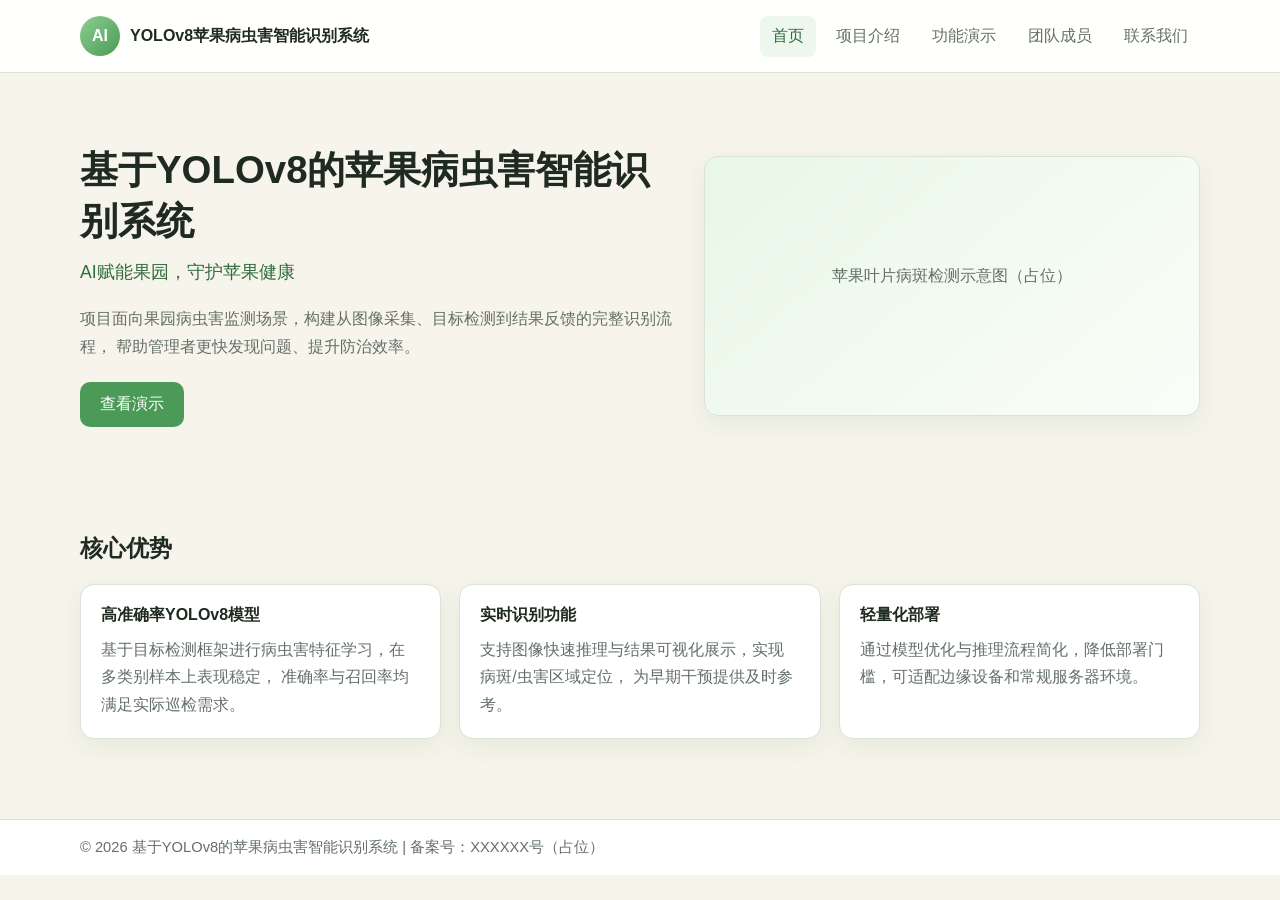
<file: index.html>
<!doctype html>
<html lang="zh-CN">
  <head>
    <meta charset="UTF-8" />
    <meta name="viewport" content="width=device-width, initial-scale=1.0" />
    <title>基于YOLOv8的苹果病虫害智能识别系统 - 首页</title>
    <link rel="stylesheet" href="css/style.css" />
  </head>
  <body>
    <!-- 页面说明：项目展示网站首页 -->
    <header class="site-header">
      <div class="container navbar">
        <div class="brand">
          <div class="logo">AI</div>
          <h1>YOLOv8苹果病虫害智能识别系统</h1>
        </div>
        <button class="nav-toggle" aria-label="切换导航">☰</button>
        <ul class="nav-menu">
          <li><a href="index.html">首页</a></li>
          <li><a href="intro.html">项目介绍</a></li>
          <li><a href="demo.html">功能演示</a></li>
          <li><a href="team.html">团队成员</a></li>
          <li><a href="contact.html">联系我们</a></li>
        </ul>
      </div>
    </header>

    <main>
      <section class="hero">
        <div class="container hero-grid">
          <div>
            <h2>基于YOLOv8的苹果病虫害智能识别系统</h2>
            <p class="tagline">AI赋能果园，守护苹果健康</p>
            <p>
              项目面向果园病虫害监测场景，构建从图像采集、目标检测到结果反馈的完整识别流程，
              帮助管理者更快发现问题、提升防治效率。
            </p>
            <a class="btn" href="demo.html">查看演示</a>
          </div>
          <div class="hero-visual panel">
            <p>苹果叶片病斑检测示意图（占位）</p>
          </div>
        </div>
      </section>

      <section class="section">
        <div class="container">
          <h3>核心优势</h3>
          <div class="cards">
            <article class="card">
              <h4>高准确率YOLOv8模型</h4>
              <p>
                基于目标检测框架进行病虫害特征学习，在多类别样本上表现稳定，
                准确率与召回率均满足实际巡检需求。
              </p>
            </article>
            <article class="card">
              <h4>实时识别功能</h4>
              <p>
                支持图像快速推理与结果可视化展示，实现病斑/虫害区域定位，
                为早期干预提供及时参考。
              </p>
            </article>
            <article class="card">
              <h4>轻量化部署</h4>
              <p>
                通过模型优化与推理流程简化，降低部署门槛，可适配边缘设备和常规服务器环境。
              </p>
            </article>
          </div>
        </div>
      </section>
    </main>

    <footer class="footer">
      <div class="container">
        © 2026 基于YOLOv8的苹果病虫害智能识别系统 | 备案号：XXXXXX号（占位）
      </div>
    </footer>

    <script src="js/main.js"></script>
  </body>
</html>
</file>
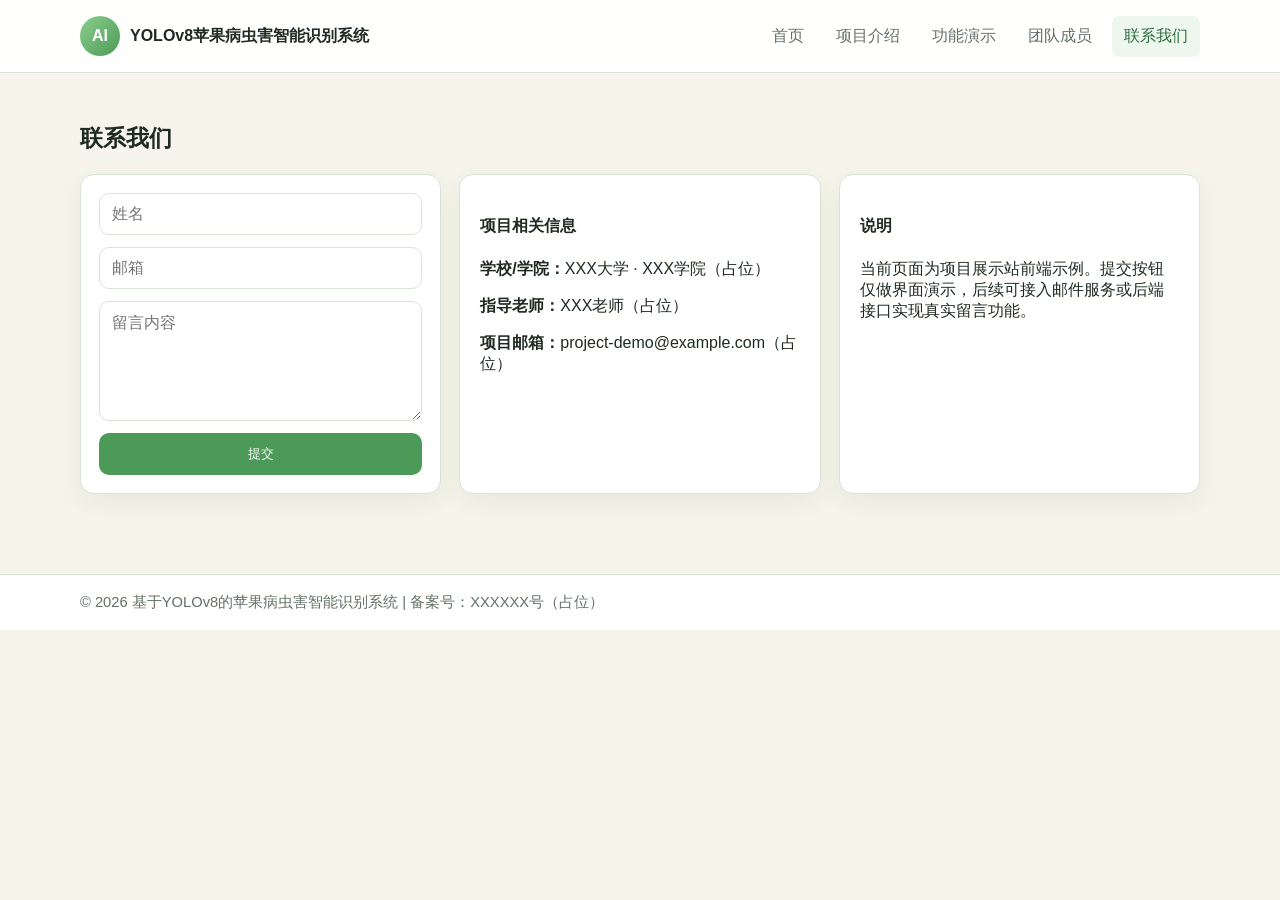
<file: contact.html>
<!doctype html>
<html lang="zh-CN">
  <head>
    <meta charset="UTF-8" />
    <meta name="viewport" content="width=device-width, initial-scale=1.0" />
    <title>联系我们 - YOLOv8苹果病虫害智能识别系统</title>
    <link rel="stylesheet" href="css/style.css" />
  </head>
  <body>
    <!-- 页面说明：联系表单与项目信息 -->
    <header class="site-header">
      <div class="container navbar">
        <div class="brand">
          <div class="logo">AI</div>
          <h1>YOLOv8苹果病虫害智能识别系统</h1>
        </div>
        <button class="nav-toggle" aria-label="切换导航">☰</button>
        <ul class="nav-menu">
          <li><a href="index.html">首页</a></li>
          <li><a href="intro.html">项目介绍</a></li>
          <li><a href="demo.html">功能演示</a></li>
          <li><a href="team.html">团队成员</a></li>
          <li><a href="contact.html">联系我们</a></li>
        </ul>
      </div>
    </header>

    <main class="section">
      <div class="container">
        <h3>联系我们</h3>
        <div class="cards">
          <div class="contact-box" style="padding: 18px">
            <form>
              <input type="text" placeholder="姓名" required />
              <input type="email" placeholder="邮箱" required />
              <textarea placeholder="留言内容" required></textarea>
              <button type="submit" class="btn">提交</button>
            </form>
          </div>
          <div class="contact-box" style="padding: 20px">
            <h4>项目相关信息</h4>
            <p><strong>学校/学院：</strong>XXX大学 · XXX学院（占位）</p>
            <p><strong>指导老师：</strong>XXX老师（占位）</p>
            <p><strong>项目邮箱：</strong>project-demo@example.com（占位）</p>
          </div>
          <div class="contact-box" style="padding: 20px">
            <h4>说明</h4>
            <p>
              当前页面为项目展示站前端示例。提交按钮仅做界面演示，后续可接入邮件服务或后端接口实现真实留言功能。
            </p>
          </div>
        </div>
      </div>
    </main>

    <footer class="footer">
      <div class="container">
        © 2026 基于YOLOv8的苹果病虫害智能识别系统 | 备案号：XXXXXX号（占位）
      </div>
    </footer>

    <script src="js/main.js"></script>
  </body>
</html>
</file>
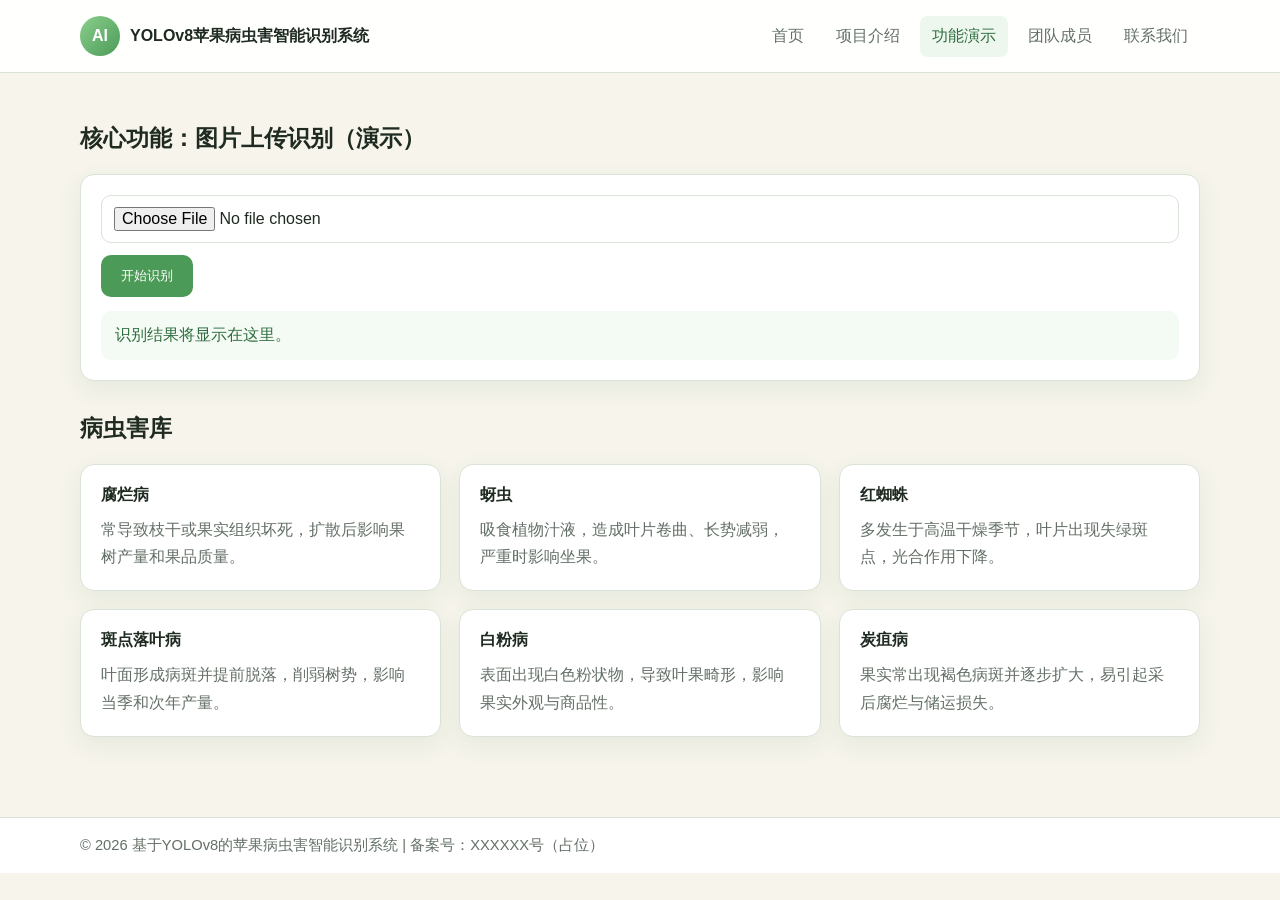
<file: demo.html>
<!doctype html>
<html lang="zh-CN">
  <head>
    <meta charset="UTF-8" />
    <meta name="viewport" content="width=device-width, initial-scale=1.0" />
    <title>功能演示 - YOLOv8苹果病虫害智能识别系统</title>
    <link rel="stylesheet" href="css/style.css" />
  </head>
  <body>
    <!-- 页面说明：上传识别交互 + 病虫害库展示 -->
    <header class="site-header">
      <div class="container navbar">
        <div class="brand">
          <div class="logo">AI</div>
          <h1>YOLOv8苹果病虫害智能识别系统</h1>
        </div>
        <button class="nav-toggle" aria-label="切换导航">☰</button>
        <ul class="nav-menu">
          <li><a href="index.html">首页</a></li>
          <li><a href="intro.html">项目介绍</a></li>
          <li><a href="demo.html">功能演示</a></li>
          <li><a href="team.html">团队成员</a></li>
          <li><a href="contact.html">联系我们</a></li>
        </ul>
      </div>
    </header>

    <main class="section">
      <div class="container">
        <h3>核心功能：图片上传识别（演示）</h3>
        <div class="upload-box panel">
          <input id="imageUpload" type="file" accept="image/*" />
          <button id="identifyBtn" class="btn" style="margin-top: 12px">开始识别</button>
          <div id="result" class="result">识别结果将显示在这里。</div>
        </div>

        <h3 style="margin-top: 32px">病虫害库</h3>
        <div class="cards">
          <article class="card">
            <h4>腐烂病</h4>
            <p>常导致枝干或果实组织坏死，扩散后影响果树产量和果品质量。</p>
          </article>
          <article class="card">
            <h4>蚜虫</h4>
            <p>吸食植物汁液，造成叶片卷曲、长势减弱，严重时影响坐果。</p>
          </article>
          <article class="card">
            <h4>红蜘蛛</h4>
            <p>多发生于高温干燥季节，叶片出现失绿斑点，光合作用下降。</p>
          </article>
          <article class="card">
            <h4>斑点落叶病</h4>
            <p>叶面形成病斑并提前脱落，削弱树势，影响当季和次年产量。</p>
          </article>
          <article class="card">
            <h4>白粉病</h4>
            <p>表面出现白色粉状物，导致叶果畸形，影响果实外观与商品性。</p>
          </article>
          <article class="card">
            <h4>炭疽病</h4>
            <p>果实常出现褐色病斑并逐步扩大，易引起采后腐烂与储运损失。</p>
          </article>
        </div>
      </div>
    </main>

    <footer class="footer">
      <div class="container">
        © 2026 基于YOLOv8的苹果病虫害智能识别系统 | 备案号：XXXXXX号（占位）
      </div>
    </footer>

    <script src="js/main.js"></script>
    <script src="js/demo.js"></script>
  </body>
</html>
</file>
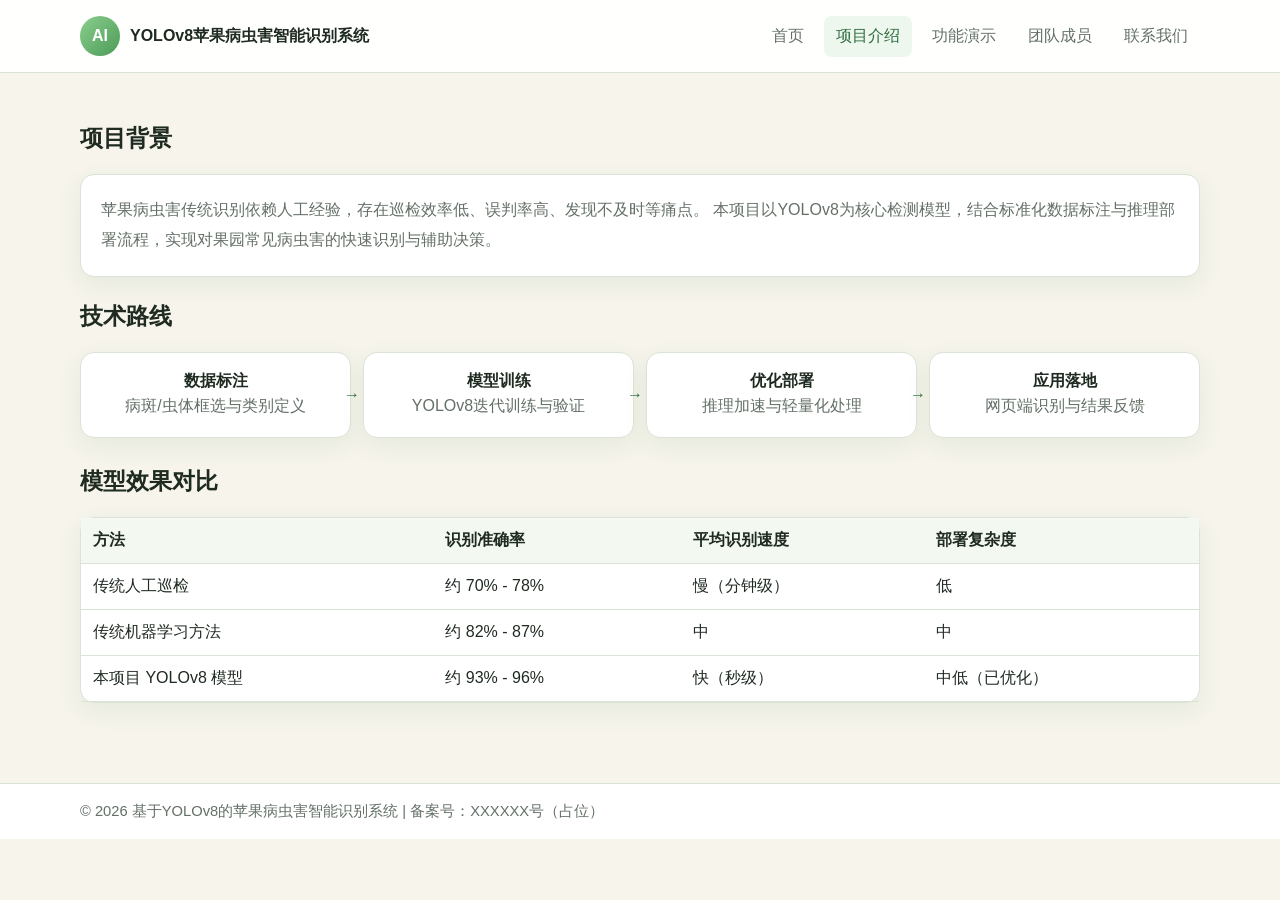
<file: intro.html>
<!doctype html>
<html lang="zh-CN">
  <head>
    <meta charset="UTF-8" />
    <meta name="viewport" content="width=device-width, initial-scale=1.0" />
    <title>项目介绍 - YOLOv8苹果病虫害智能识别系统</title>
    <link rel="stylesheet" href="css/style.css" />
  </head>
  <body>
    <!-- 页面说明：项目背景、技术路线、模型效果 -->
    <header class="site-header">
      <div class="container navbar">
        <div class="brand">
          <div class="logo">AI</div>
          <h1>YOLOv8苹果病虫害智能识别系统</h1>
        </div>
        <button class="nav-toggle" aria-label="切换导航">☰</button>
        <ul class="nav-menu">
          <li><a href="index.html">首页</a></li>
          <li><a href="intro.html">项目介绍</a></li>
          <li><a href="demo.html">功能演示</a></li>
          <li><a href="team.html">团队成员</a></li>
          <li><a href="contact.html">联系我们</a></li>
        </ul>
      </div>
    </header>

    <main class="section">
      <div class="container">
        <h3>项目背景</h3>
        <div class="panel" style="padding: 20px; margin-bottom: 24px">
          <p style="margin: 0; line-height: 1.9; color: #647067">
            苹果病虫害传统识别依赖人工经验，存在巡检效率低、误判率高、发现不及时等痛点。
            本项目以YOLOv8为核心检测模型，结合标准化数据标注与推理部署流程，实现对果园常见病虫害的快速识别与辅助决策。
          </p>
        </div>

        <h3>技术路线</h3>
        <div class="flow" style="margin-bottom: 28px">
          <div class="flow-step card"><strong>数据标注</strong><p>病斑/虫体框选与类别定义</p></div>
          <div class="flow-step card"><strong>模型训练</strong><p>YOLOv8迭代训练与验证</p></div>
          <div class="flow-step card"><strong>优化部署</strong><p>推理加速与轻量化处理</p></div>
          <div class="flow-step card"><strong>应用落地</strong><p>网页端识别与结果反馈</p></div>
        </div>

        <h3>模型效果对比</h3>
        <div class="table-wrap">
          <table>
            <thead>
              <tr>
                <th>方法</th>
                <th>识别准确率</th>
                <th>平均识别速度</th>
                <th>部署复杂度</th>
              </tr>
            </thead>
            <tbody>
              <tr>
                <td>传统人工巡检</td>
                <td>约 70% - 78%</td>
                <td>慢（分钟级）</td>
                <td>低</td>
              </tr>
              <tr>
                <td>传统机器学习方法</td>
                <td>约 82% - 87%</td>
                <td>中</td>
                <td>中</td>
              </tr>
              <tr>
                <td>本项目 YOLOv8 模型</td>
                <td>约 93% - 96%</td>
                <td>快（秒级）</td>
                <td>中低（已优化）</td>
              </tr>
            </tbody>
          </table>
        </div>
      </div>
    </main>

    <footer class="footer">
      <div class="container">
        © 2026 基于YOLOv8的苹果病虫害智能识别系统 | 备案号：XXXXXX号（占位）
      </div>
    </footer>

    <script src="js/main.js"></script>
  </body>
</html>
</file>
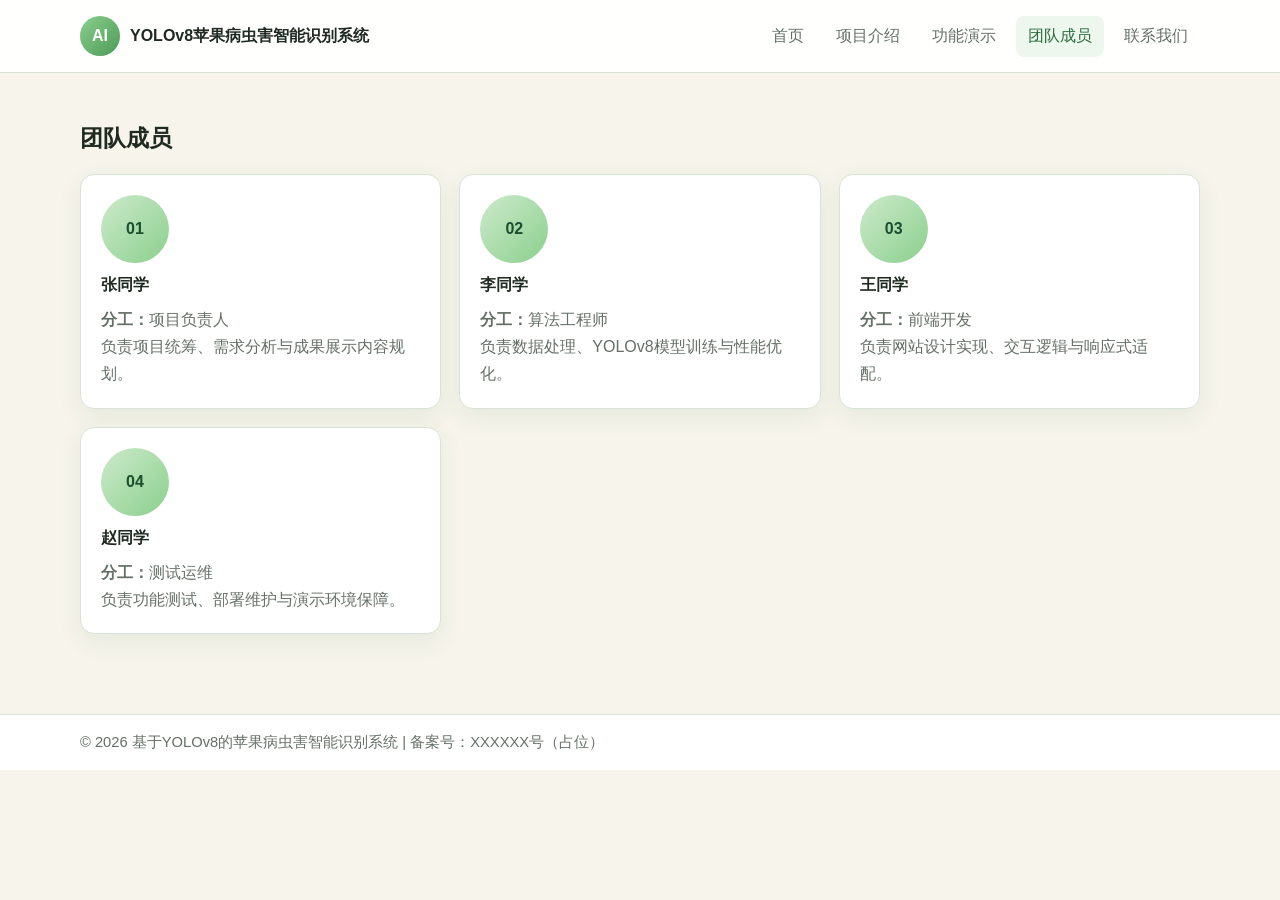
<file: team.html>
<!doctype html>
<html lang="zh-CN">
  <head>
    <meta charset="UTF-8" />
    <meta name="viewport" content="width=device-width, initial-scale=1.0" />
    <title>团队成员 - YOLOv8苹果病虫害智能识别系统</title>
    <link rel="stylesheet" href="css/style.css" />
  </head>
  <body>
    <!-- 页面说明：团队信息展示 -->
    <header class="site-header">
      <div class="container navbar">
        <div class="brand">
          <div class="logo">AI</div>
          <h1>YOLOv8苹果病虫害智能识别系统</h1>
        </div>
        <button class="nav-toggle" aria-label="切换导航">☰</button>
        <ul class="nav-menu">
          <li><a href="index.html">首页</a></li>
          <li><a href="intro.html">项目介绍</a></li>
          <li><a href="demo.html">功能演示</a></li>
          <li><a href="team.html">团队成员</a></li>
          <li><a href="contact.html">联系我们</a></li>
        </ul>
      </div>
    </header>

    <main class="section">
      <div class="container">
        <h3>团队成员</h3>
        <div class="cards">
          <article class="card">
            <div class="member-avatar">01</div>
            <h4>张同学</h4>
            <p><strong>分工：</strong>项目负责人</p>
            <p>负责项目统筹、需求分析与成果展示内容规划。</p>
          </article>
          <article class="card">
            <div class="member-avatar">02</div>
            <h4>李同学</h4>
            <p><strong>分工：</strong>算法工程师</p>
            <p>负责数据处理、YOLOv8模型训练与性能优化。</p>
          </article>
          <article class="card">
            <div class="member-avatar">03</div>
            <h4>王同学</h4>
            <p><strong>分工：</strong>前端开发</p>
            <p>负责网站设计实现、交互逻辑与响应式适配。</p>
          </article>
          <article class="card">
            <div class="member-avatar">04</div>
            <h4>赵同学</h4>
            <p><strong>分工：</strong>测试运维</p>
            <p>负责功能测试、部署维护与演示环境保障。</p>
          </article>
        </div>
      </div>
    </main>

    <footer class="footer">
      <div class="container">
        © 2026 基于YOLOv8的苹果病虫害智能识别系统 | 备案号：XXXXXX号（占位）
      </div>
    </footer>

    <script src="js/main.js"></script>
  </body>
</html>
</file>
<file: css/style.css>
:root {
  --primary: #4c9a57;
  --primary-dark: #2f6d3f;
  --accent: #8bcf8d;
  --bg: #f6f4eb;
  --surface: #ffffff;
  --text: #1f2a21;
  --muted: #647067;
  --border: #d9e3d7;
  --shadow: 0 8px 24px rgba(47, 109, 63, 0.08);
}

* {
  box-sizing: border-box;
}

html,
body {
  margin: 0;
  padding: 0;
  font-family: "Microsoft YaHei", "Segoe UI", Arial, sans-serif;
  color: var(--text);
  background: var(--bg);
}

a {
  color: inherit;
  text-decoration: none;
}

img {
  max-width: 100%;
  display: block;
}

.container {
  width: min(1120px, 92%);
  margin: 0 auto;
}

.site-header {
  position: sticky;
  top: 0;
  z-index: 100;
  background: rgba(255, 255, 255, 0.95);
  border-bottom: 1px solid var(--border);
  backdrop-filter: blur(6px);
}

.navbar {
  min-height: 72px;
  display: flex;
  align-items: center;
  justify-content: space-between;
  gap: 16px;
}

.brand {
  display: flex;
  align-items: center;
  gap: 10px;
}

.logo {
  width: 40px;
  height: 40px;
  border-radius: 50%;
  background: linear-gradient(135deg, var(--accent), var(--primary));
  display: grid;
  place-items: center;
  color: #fff;
  font-weight: 700;
}

.brand h1 {
  margin: 0;
  font-size: 1rem;
}

.nav-toggle {
  display: none;
  border: 1px solid var(--border);
  background: var(--surface);
  border-radius: 8px;
  width: 42px;
  height: 38px;
  cursor: pointer;
}

.nav-menu {
  list-style: none;
  display: flex;
  align-items: center;
  gap: 8px;
  margin: 0;
  padding: 0;
}

.nav-menu a {
  display: inline-block;
  padding: 10px 12px;
  border-radius: 8px;
  color: var(--muted);
  transition: 0.2s ease;
}

.nav-menu a:hover,
.nav-menu a.active {
  color: var(--primary-dark);
  background: #edf7ee;
}

.hero {
  padding: 72px 0 56px;
}

.hero-grid {
  display: grid;
  grid-template-columns: 1.2fr 1fr;
  gap: 28px;
  align-items: center;
}

.hero h2 {
  font-size: clamp(1.6rem, 3vw, 2.5rem);
  margin: 0 0 10px;
}

.hero .tagline {
  color: var(--primary-dark);
  font-size: 1.1rem;
  margin: 0 0 16px;
}

.hero p {
  color: var(--muted);
  line-height: 1.8;
  margin: 0 0 20px;
}

.btn {
  display: inline-block;
  border: none;
  background: var(--primary);
  color: #fff;
  padding: 12px 20px;
  border-radius: 10px;
  cursor: pointer;
  transition: 0.2s ease;
}

.btn:hover {
  background: var(--primary-dark);
  transform: translateY(-1px);
}

.panel,
.card,
.table-wrap,
.contact-box {
  background: var(--surface);
  border: 1px solid var(--border);
  border-radius: 14px;
  box-shadow: var(--shadow);
}

.hero-visual {
  min-height: 260px;
  padding: 24px;
  display: grid;
  place-items: center;
  background: linear-gradient(140deg, #e8f7e7, #fbfdf8);
}

.section {
  padding: 50px 0;
}

.section h3 {
  margin: 0 0 20px;
  font-size: 1.45rem;
}

.cards {
  display: grid;
  grid-template-columns: repeat(3, 1fr);
  gap: 18px;
}

.card {
  padding: 20px;
  transition: 0.2s ease;
}

.card:hover {
  transform: translateY(-4px);
}

.card h4 {
  margin: 0 0 10px;
}

.card p {
  margin: 0;
  color: var(--muted);
  line-height: 1.7;
}

.flow {
  display: grid;
  grid-template-columns: repeat(4, 1fr);
  gap: 12px;
}

.flow-step {
  position: relative;
  padding: 18px;
  text-align: center;
}

.flow-step:not(:last-child)::after {
  content: "→";
  position: absolute;
  right: -10px;
  top: 50%;
  transform: translateY(-50%);
  color: var(--primary-dark);
}

table {
  width: 100%;
  border-collapse: collapse;
}

th,
td {
  padding: 12px;
  border-bottom: 1px solid var(--border);
  text-align: left;
}

th {
  background: #f3f8f1;
}

.upload-box {
  padding: 20px;
}

.result {
  margin-top: 14px;
  padding: 14px;
  border-radius: 10px;
  background: #f4faf4;
  color: var(--primary-dark);
}

.member-avatar {
  width: 68px;
  height: 68px;
  border-radius: 50%;
  background: linear-gradient(135deg, #cdeacb, #8bcf8d);
  display: grid;
  place-items: center;
  margin-bottom: 12px;
  color: #1b4f2f;
  font-weight: 700;
}

form {
  display: grid;
  gap: 12px;
}

input,
textarea {
  width: 100%;
  border: 1px solid var(--border);
  border-radius: 10px;
  padding: 11px 12px;
  font: inherit;
  background: #fff;
}

textarea {
  min-height: 120px;
  resize: vertical;
}

.footer {
  margin-top: 30px;
  border-top: 1px solid var(--border);
  background: #ffffff;
}

.footer .container {
  padding: 18px 0;
  color: var(--muted);
  font-size: 0.92rem;
}

@media (max-width: 960px) {
  .hero-grid,
  .cards,
  .flow {
    grid-template-columns: 1fr 1fr;
  }

  .flow-step:not(:last-child)::after {
    display: none;
  }
}

@media (max-width: 720px) {
  .nav-toggle {
    display: inline-block;
  }

  .nav-menu {
    position: absolute;
    top: 72px;
    left: 0;
    right: 0;
    background: #fff;
    border-bottom: 1px solid var(--border);
    flex-direction: column;
    align-items: stretch;
    padding: 8px 4%;
    display: none;
  }

  .nav-menu.open {
    display: flex;
  }

  .hero-grid,
  .cards,
  .flow {
    grid-template-columns: 1fr;
  }
}
</file>
